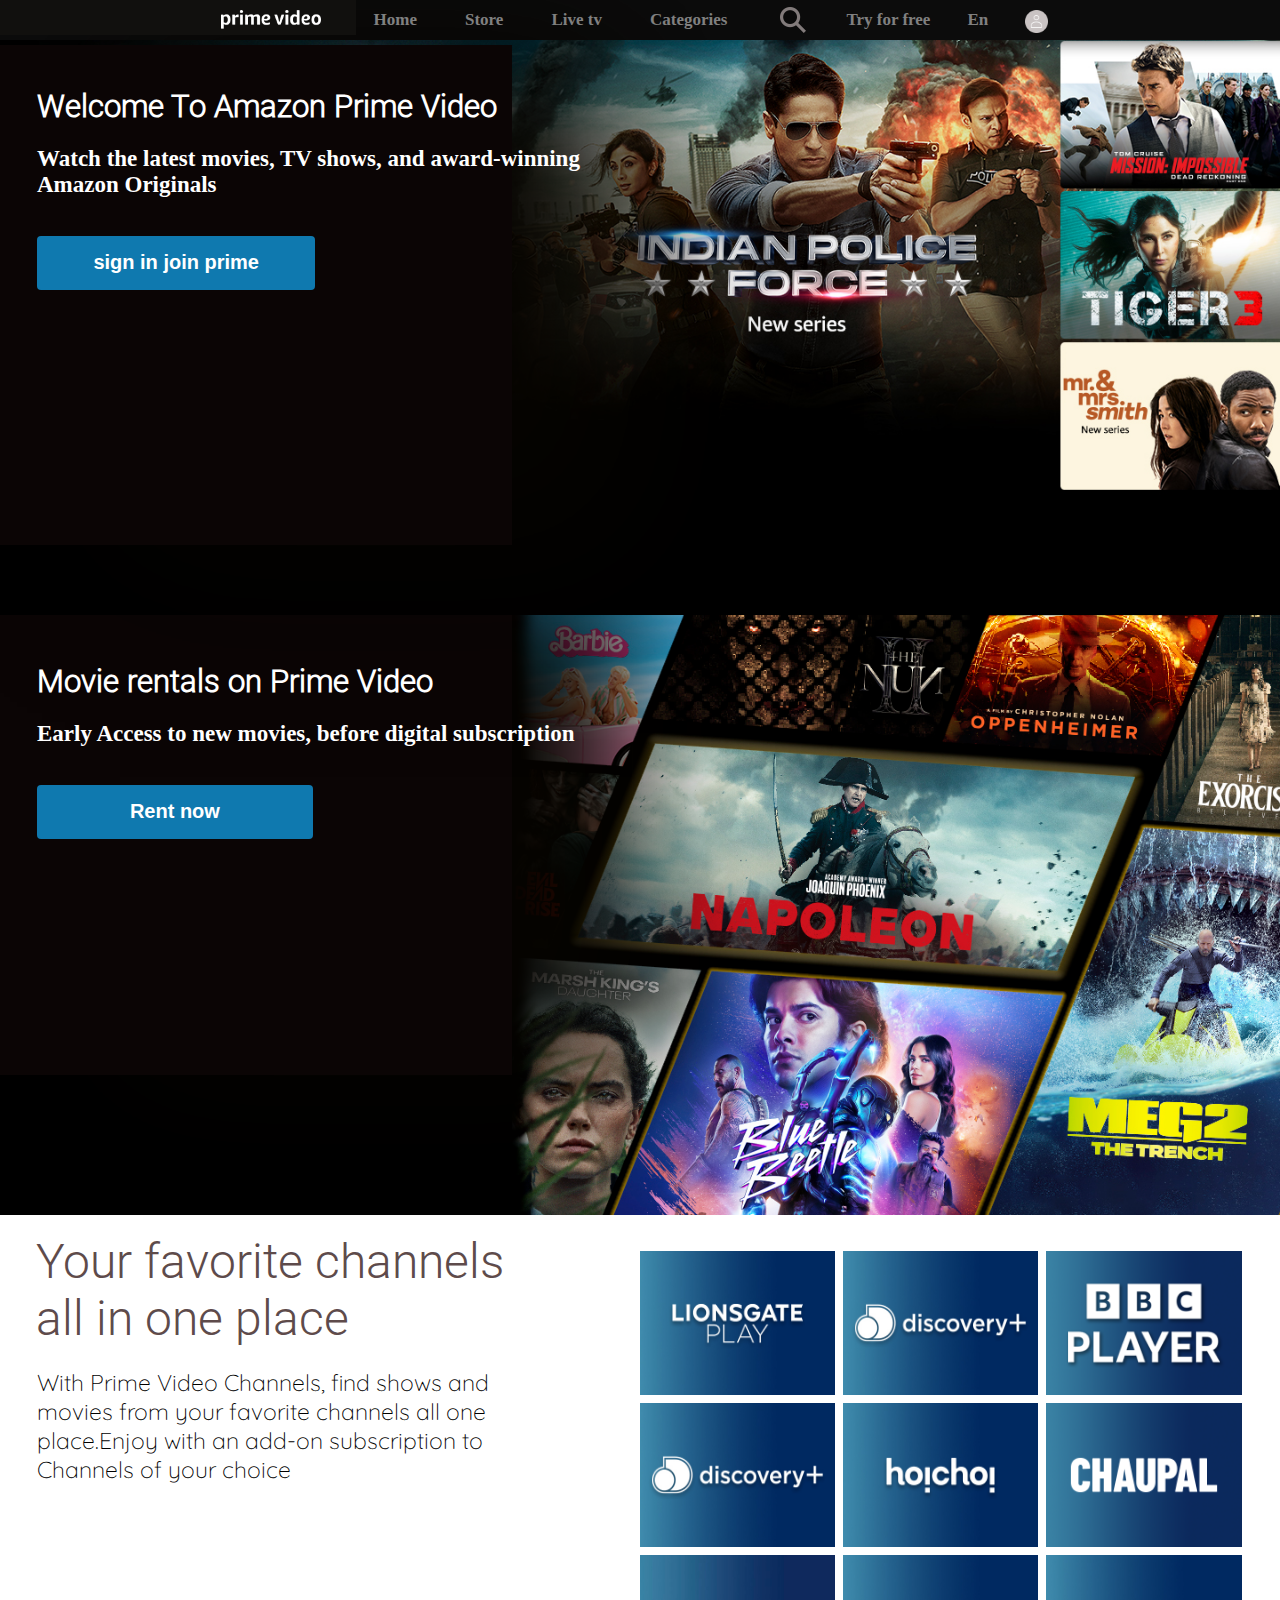
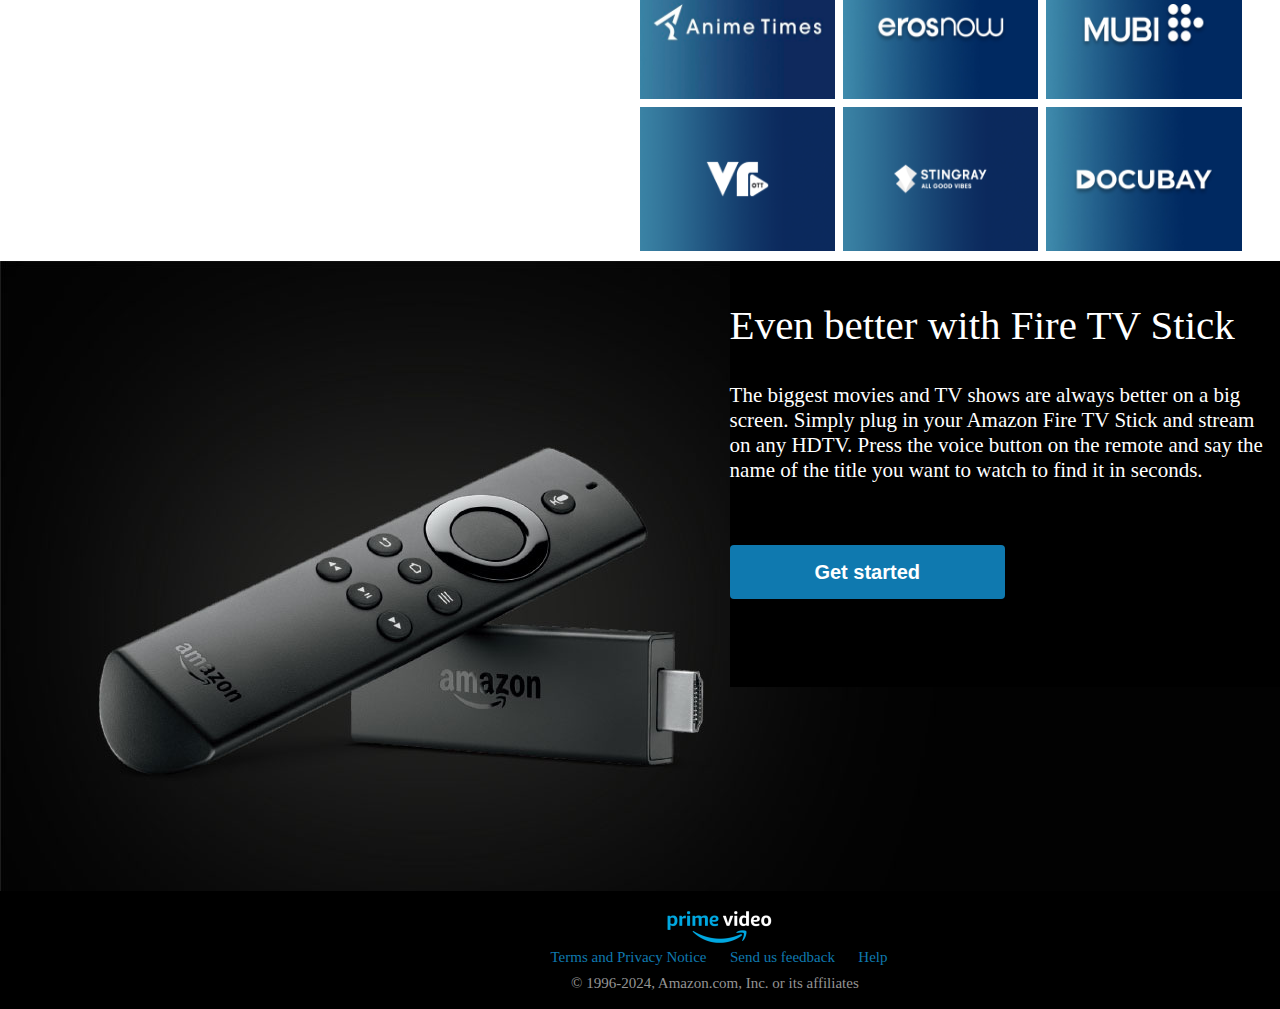
<file: index.html>
<!DOCTYPE html>
<html lang="en">
<head>
  <meta charset="UTF-8">
  <meta name="viewport" content="width=device-width, initial-scale=1.0">
  <link rel="stylesheet" href="styles.css">
  <link rel="icon"  href="images25/mx-player-icon.png">
  <title>Welcome to prime video</title>
</head>
<body>
  <!-- navbar  -->
  
<nav>
    <div class="nav"> 
      <div class="n1"><img class="img11" src="images25/Logo-min.png" width="100px" style="color: aliceblue;" ></div>
       <div class="n2">
         <a class="nb1" href="#">Home</a>
         <a class="nb1" href="#">Store</a>
         <a class="nb1"href="#">Live tv</a>
         <a class="nb1"href="#">Categories</a>
        </div>
          <div class="n3">
             <a class="nb2" href="#"><img src="images25/9035943_search_sharp_icon.png" width="32px" style="margin-top: -6px;"></a>
             <a class="nb2" href="#">Try for free</a>
             <a class="nb2" href="#">En</a>
             <a class="nb2" href="#"><img src="images25/2024644_login_user_avatar_person_users_icon (2).png"width="23px"></a>
          </div>
    </div> 
 </nav>

<!-- navbar  -->
     <!-- section1 -->
  <section1>
     <div class="section">
      <img src="images25/1st image.jpg" alt="image" width="100%" id="img1">
            <div class="leftsection"></div>
               <div class="h11"><h1>Welcome To Amazon Prime Video</h1>
                 <h5>Watch the latest movies, TV shows, and award-winning<br> Amazon Originals</h5>
                 <button type="submit" value="text" class="rent">sign in join prime</button>
            </div>
     </div> 
  </section1>
    <!-- section1 -->
  <section2>
    <div class="section2">
       <img src="images25/2nd image.jpg" alt="image" width="100%">
          <div class="leftsection2"></div>
                  <div class="h11"><h1>Movie rentals on Prime Video</h1>
                 <h5>Early Access to new movies, before digital subscription</h5>
                 <button type="submit" value="text"  class="rent">Rent now</button>
          </div>
    </div>
  </section>
   <!-- section2 -->
                 <!-- section3   -->
   <section3>
     <div class="section3">
         <div class="leftsection3">
                <div class="mar-adj">
                   <div id="s11"><div id="main">Your favorite channels all in one place</div></div>
                    <div id="s22"><div id="main1">With Prime Video Channels, find shows and movies from your favorite channels
                        all one place.Enjoy with an add-on subscription to Channels of your choice</div>
                    </div>  
                </div>
         </div>
         
             <div class="rightsection3">
      <div><a class="channels" href="#"><img src="images25/LionsgatePlay-426X2946_V1 1.jpg"></a></div>
      <div><a class="channels" href="#"><img src="images25/426x294_Discovery 22.jpg"></a></div>
      <div><a class="channels" href="#"><img src="images25/426x294_BBC_PLAYER bb.png"></a></div>
      <div><a class="channels" href="#"><img src="images25/426x294_Discovery mm.jpg"></a></div>
      <div><a class="channels" href="#"><img src="images25/hoichoi-426X2946_V1  hoho.jpg"></a></div>
      <div><a class="channels" href="#"><img src=" images25/426x294_Chaupal 33.png"></a></div>
      <div><a class="channels" href="#"><img src=" images25/426x294_Anime 12.jpg"></a></div>
      <div><a class="channels" href="#"><img src="images25/Erosnow-426X2948_V1 13.jpg "></a></div>
      <div><a class="channels" href="#"><img src="images25/Mubi-426X2946_V1 14.jpg "></a></div>
      <div><a class="channels" href="#"><img src="images25/Vrott ott.png"></a></div>
      <div><a class="channels" href="#"><img src="images25/Stingray.png"></a></div>
      <div><a class="channels" href="#"><img src="images25/Docubay-426X2947_V1 way.jpg"></a></div>
             </div>
         
    </div>
  </section3>
            <!-- section3 -->
            <!-- section4  -->
            <section>
<div class="final">
   <div class="rightsectionf">
             <div class="f1">Even better with Fire TV Stick</div>
             <div class="f2">The biggest movies and TV shows are always better on a big screen. Simply plug in your Amazon Fire TV Stick and stream on any HDTV. Press the voice button on the remote and say the name of the title you want to watch to find it in seconds.
            </div>
            <button type="submit" value="text" class="get">Get started</button>
    </div>
</div>
               </section>
            <!-- section4  -->
                
     <!--  <footer> -->
      <footer>
<div class="footer">
   <div class="footer1">
       <div class="imgf"><img src="images25/web_footer_logo._CB462908456_ (1) final.png" id="imgf"></div>
             <div class="termsout"><a class="terms" href="#">Terms and Privacy Notice</a>
                  <a class="terms" href="#">Send us feedback</a>
                  <a class="terms" href="#">Help</a>
             </div>
                 <div class="affiliate">© 1996-2024, Amazon.com, Inc. or its affiliates</div>
    </div>
</div> 
    </footer>   
    <!-- footer     -->
     </body>
</html>
</file>
<file: styles.css>
body{
    margin: 0px;
 }
 .nav{
    width: 100%;
    background-color: rgb(12, 12, 12);
    height: 40px;
    display: flex;
    flex-direction: row;  
    color: gray;
    font-weight: 600;
    font-size: 17px;
}
.n1{
    width: 30%;
    background-color: rgb(17, 16, 14);
    z-index: 2;
    height: 35px;
    
    }
    .img11
    {
        margin-left: 221px;
        margin-top: 10px;
    }
.n2{
    width: 35%;
    height: 35px;
    display: flex;
    flex-direction: row;
    z-index: 2;
    
}
.nb1
{   margin-left: 18px;
    margin-top: 10px;
    padding-right: 30px;
    text-decoration: none;
    color: grey;
}
.n3{
    width: 43%;
    height: 35px;
    display: flex;
    flex-direction: row;
    z-index: 2;
} 
.nb2{
    margin-left: 7px;
    margin-top: 10px;
    padding-right: 30px; 
    text-decoration: none;
    color: grey;
}
.n3 a:hover{
    text-decoration: none;
    color: azure;
}
.n2 a:hover{
    text-decoration: none;
    color: azure;
}



.section{
    height: 580px;
    width: 100%;
    display: flex;
    flex-direction: column;
    align-items: flex-start;
    }


.leftsection{
  height: 500px;
  width: 40%;
  background-color: rgb(11, 5, 5);
  box-shadow: 120px 0px 155px rgb(6,4,1);
  z-index: 1;     
  margin-top: -595px;  
 }  

 .h11{
    position: absolute;   
    z-index: 2;
 }

h1{
    font-family:"font12" ;
     font-size: 31px;
    margin-left: 37px;

}
@font-face{
    font-family: "font12";
    src: url(images25/Roboto-Light.ttf);
}
h5{
    font-size:23px ;
    margin-left: 37px;
    margin-top: 10px;  

}
.h11{
    margin-top: 27px;  
    color: white;
}
.rent{
     width: 48%;
    height: 54px;
    background-color:#0f79af;
    margin-left: 37px;
    font-size: 20px;
    border-radius: 4px;
    border: none;
    color: white;
    font-weight: 550;
}
@font-face{
    font-family: "font11";
    src: url(./images25/Poppins-ExtraBold.ttf);
}
.section2{
    width: 100%;
    height: 605px;
    position: relative;   
    overflow: hidden;
    margin-top: -5px;
    display: flex;
    flex-direction: column;
    
}
.leftsection2{
  height: 500px;
  width: 40%;
  background-color: rgb(11, 5, 5);
  box-shadow: 120px 0px 135px rgb(6,4,1);
  z-index: 0;   
  margin-top: -640px;   
}
.section3{
    width: 100%;
    height: 660px;
    z-index:10;   
    margin-top:-19px;   
    display: flex;
}
@font-face{
    font-family: "font00";
    src: url(images25/Quicksand-Light.ttf);
 }
.mar-adj{
    margin-top: 32px;
}
#main{
    padding-bottom:11px;
    margin-right: 111px;
}
#main1{
    margin-right: 111px;
}
#s11{
    font-family:"font12" ;
    font-size: 48px;   
   margin-left: 36px;
}
#s22{
    font-size:23px ;
    margin-left: 37px;
    margin-top: 10px;  
    color: black;
}
.leftsection3{
 width: 50%;
  height: 600px;  
 background-color: white;
 display: flex;
 color: #5e4b4b;
 font-family:"font00" ;
 }
.rightsection3{
    width: 47%;
    height: 600px;
    
    background-color: white;
    display: grid;
    grid-template-columns: 1fr 1fr 1fr;
    grid-template-rows: 1fr 1fr 1fr 1fr;
    align-content: space-evenly;
    gap:8px;   
    margin-top: 50px;
}
.channels{
    padding: 0px; 
    text-decoration: none;
    box-shadow: none;
    object-fit: fill;
    padding-bottom: 0px;

    
}
.channels img{
    width: 100%;
    height: 100%;
}

.channels:hover img{
    box-shadow: 2px 8px 28px 3px rgb(55, 48, 48);
}
.final{
    width: 100%;
    height: 630px;
    background-image:url(images25/final\ section.jpg );
    display: flex;
    flex-direction: row-reverse;
}
.rightsectionf{
    width: 43%;
    height: 426px;
    background-color: black;
    color: white;
    display: flex;
    flex-direction: column;
}
.f1{
    height: 50px;
    width: 100%;
    margin-top: 40px;
    font-size: 41px;
}
.f2{
    height: 40px;
    width: 100%;
    margin-top: 32px;
    font-size: 21px;
}
.get{
    height: 54px;
    width: 50%;
    margin-top: 122px;
    background-color:#0f79af ;
    border-radius: 4px;
    font-size: 20px;
    border:none ;
    color: white;
    font-weight: 550;
}
.footer{
   height: 118px;
   width: 100%;
   background-color:black;
   display: flex;
   flex-direction: row;
   justify-content: center;
}
.footer1{
    height: 118px;
    width: 40%;
    background-color: black; 
}
.imgf{
    display: flex;
    flex-direction: row;
    justify-content: center;
    size: 80px;
    margin-top: 20px;
    margin-left: 158px;
}
.terms{
    text-decoration: none;
    font-weight: 300;
    font-size: 15px; 
    color: #0f79af;
    
}
.affiliate{
    margin-top: 9px;
    color:#949494;
    font-size: 15px;
    margin-left: 187px;
}
.termsout{
    width: 75%;
    display: flex;
    justify-content: space-evenly;
    flex-direction: row;
    padding-left:143px ;  
    margin-top: 6px;
}
</file>
